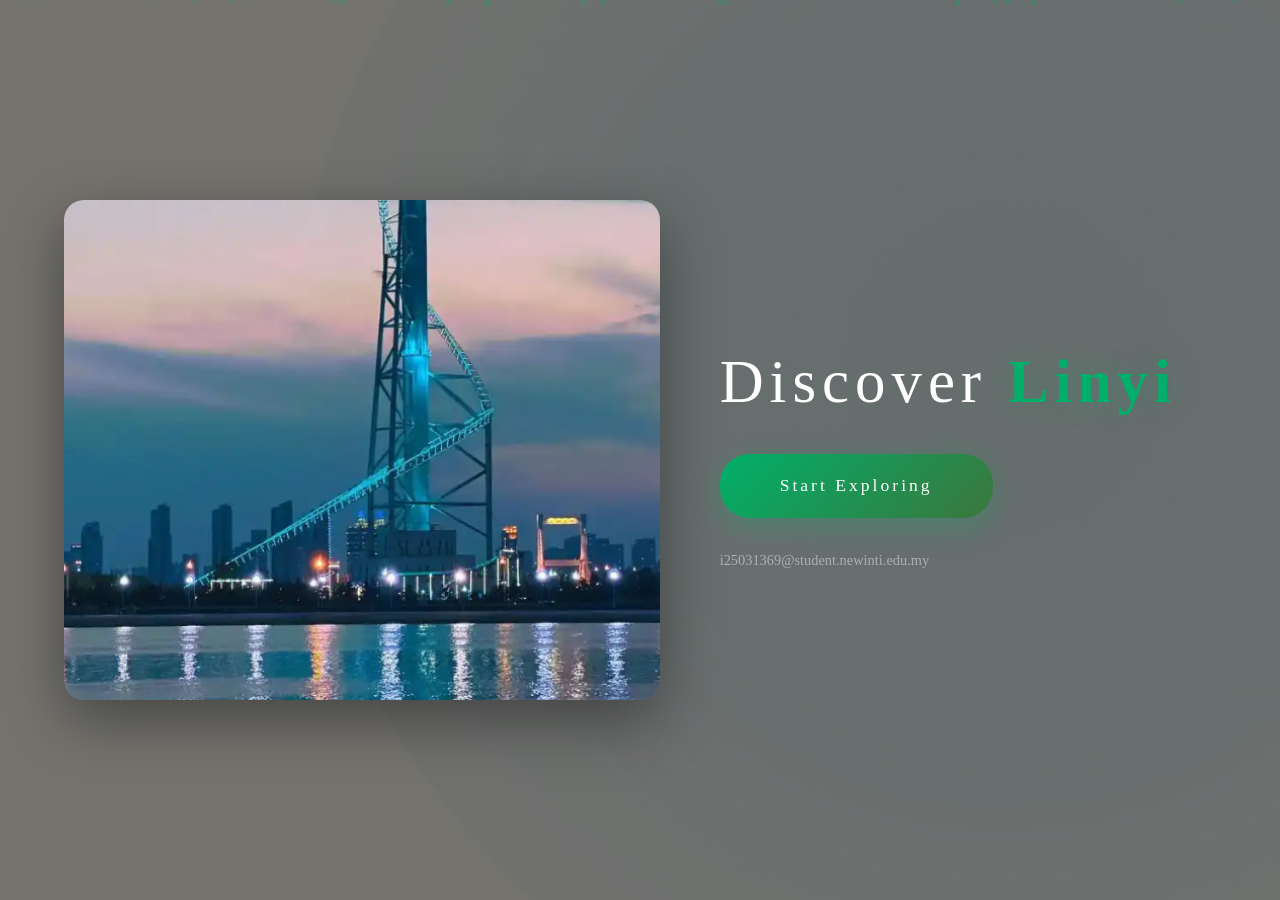
<file: index.html>
<!DOCTYPE html>
<html lang="en">
<head>
<!-- Google tag (gtag.js) -->
<script async src="https://www.googletagmanager.com/gtag/js?id=G-N36FQ3RRBE"></script>
<script>
  window.dataLayer = window.dataLayer || [];
  function gtag(){dataLayer.push(arguments);}
  gtag('js', new Date());

  gtag('config', 'G-N36FQ3RRBE');
</script>
    <meta charset="UTF-8">
    <meta name="viewport" content="width=device-width, initial-scale=1.0">
    <title>Linyi, Shandong</title>
    <link rel="stylesheet" href="./css/style.css">
</head>
<body class="welcome-page">
    <div class="cursor-glow"></div>
    <div class="welcome-particles"></div>
    <div class="welcome-container">
        <div class="welcome-left">
            <img src="./img/1.png" alt="Linyi Scenery">
        </div>
        <div class="welcome-right">
            <h1 class="welcome-title">Discover <span>Linyi</span></h1>
            <a href="home.html" class="welcome-btn">Start Exploring</a>
            <p class="welcome-sub">i25031369@student.newinti.edu.my</p>
        </div>
    </div>
    <script src="./js/js.js"></script>
</body>
</html>
</file>
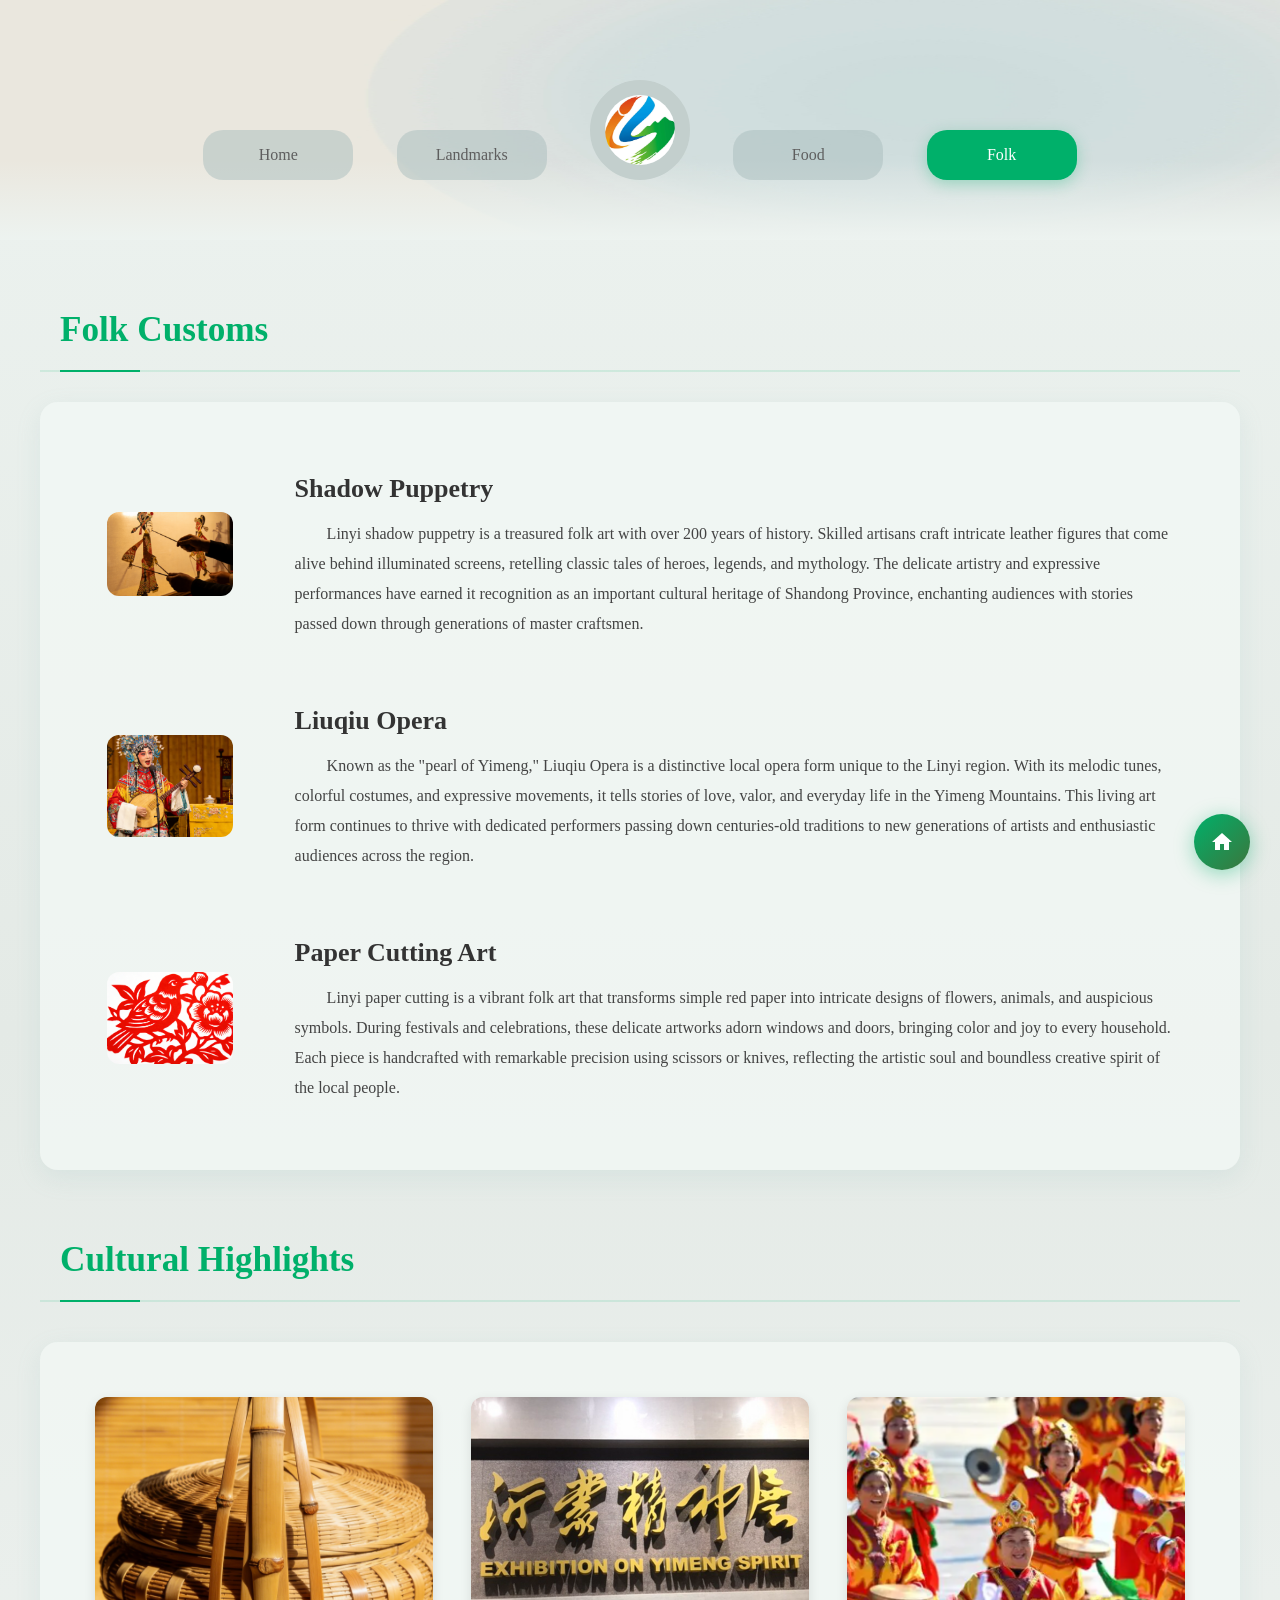
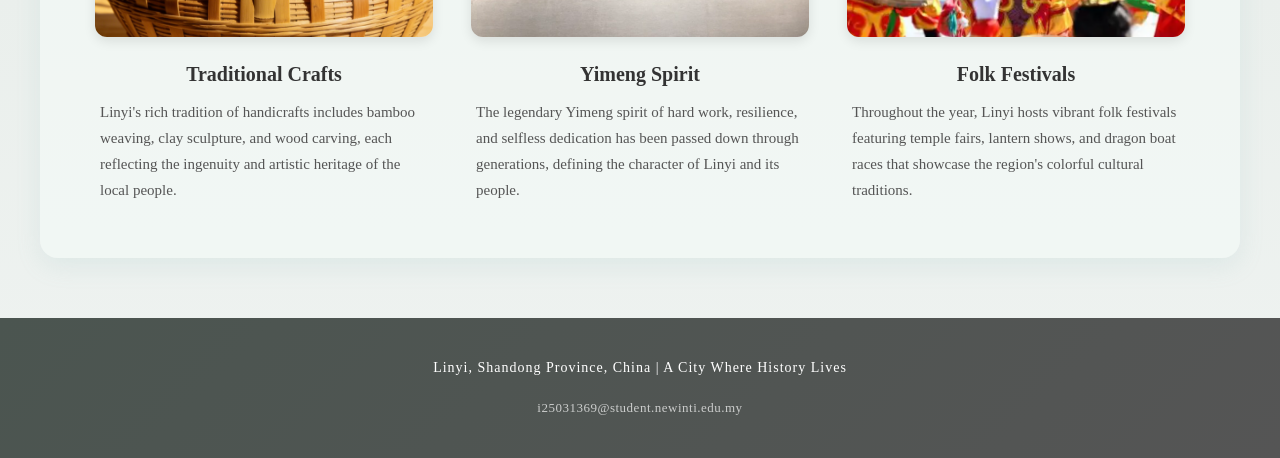
<file: folk.html>
<!DOCTYPE html>
<html lang="en">
<head>
    <meta charset="UTF-8">
    <meta name="viewport" content="width=device-width, initial-scale=1.0">
    <title>Linyi - Folk Customs</title>
    <link rel="stylesheet" href="./css/style.css">
</head>
<body>
    <div class="cursor-glow"></div>
    <header>
        <nav>
            <ul>
                <li><a href="home.html">Home</a></li>
                <li><a href="./landmarks.html">Landmarks</a></li>
                <img class="logo" src="./img/logo.png" alt="Linyi">
                <li><a href="./food.html">Food</a></li>
                <li class="active"><a href="./folk.html">Folk</a></li>
            </ul>
        </nav>
    </header>
    <h2><span>Folk</span> Customs</h2>
    <table class="lvxing">
        <tr>
            <td><img src="./img/k1.png" alt="Shadow Puppetry"></td>
            <td>
                <div class="folk-detail">
                    <h4>Shadow Puppetry</h4>
                    <p>Linyi shadow puppetry is a treasured folk art with over 200 years of history. Skilled artisans craft intricate leather figures that come alive behind illuminated screens, retelling classic tales of heroes, legends, and mythology. The delicate artistry and expressive performances have earned it recognition as an important cultural heritage of Shandong Province, enchanting audiences with stories passed down through generations of master craftsmen.</p>
                </div>
            </td>
        </tr>
        <tr>
            <td><img src="./img/k2.png" alt="Liuqiu Opera"></td>
            <td>
                <div class="folk-detail">
                    <h4>Liuqiu Opera</h4>
                    <p>Known as the "pearl of Yimeng," Liuqiu Opera is a distinctive local opera form unique to the Linyi region. With its melodic tunes, colorful costumes, and expressive movements, it tells stories of love, valor, and everyday life in the Yimeng Mountains. This living art form continues to thrive with dedicated performers passing down centuries-old traditions to new generations of artists and enthusiastic audiences across the region.</p>
                </div>
            </td>
        </tr>
        <tr>
            <td><img src="./img/k3.png" alt="Paper Cutting"></td>
            <td>
                <div class="folk-detail">
                    <h4>Paper Cutting Art</h4>
                    <p>Linyi paper cutting is a vibrant folk art that transforms simple red paper into intricate designs of flowers, animals, and auspicious symbols. During festivals and celebrations, these delicate artworks adorn windows and doors, bringing color and joy to every household. Each piece is handcrafted with remarkable precision using scissors or knives, reflecting the artistic soul and boundless creative spirit of the local people.</p>
                </div>
            </td>
        </tr>
       
    </table>
    <h2><span>Cultural</span> Highlights</h2>
    <table class="meishi">
        <tr>
            <td>
                <img src="./img/k4.png" alt="Traditional Crafts">
                <h4>Traditional Crafts</h4>
                <p>Linyi's rich tradition of handicrafts includes bamboo weaving, clay sculpture, and wood carving, each reflecting the ingenuity and artistic heritage of the local people.</p>
            </td>
            <td>
                <img src="./img/k5.png" alt="Mountain Culture">
                <h4>Yimeng Spirit</h4>
                <p>The legendary Yimeng spirit of hard work, resilience, and selfless dedication has been passed down through generations, defining the character of Linyi and its people.</p>
            </td>
            <td>
                <img src="./img/k6.png" alt="Folk Festivals">
                <h4>Folk Festivals</h4>
                <p>Throughout the year, Linyi hosts vibrant folk festivals featuring temple fairs, lantern shows, and dragon boat races that showcase the region's colorful cultural traditions.</p>
            </td>
        </tr>
    </table>
    <div class="clear"></div>
    <a href="./index.html" class="back-home-btn" title="Back to Welcome">
        <svg viewBox="0 0 24 24"><path d="M10 20v-6h4v6h5v-8h3L12 3 2 12h3v8z"/></svg>
    </a>
    <div class="footer">
        Linyi, Shandong Province, China | A City Where History Lives<br>
        <span class="footer-email">i25031369@student.newinti.edu.my</span>
    </div>
    <script src="./js/js.js"></script>
</body>
</html>
</file>
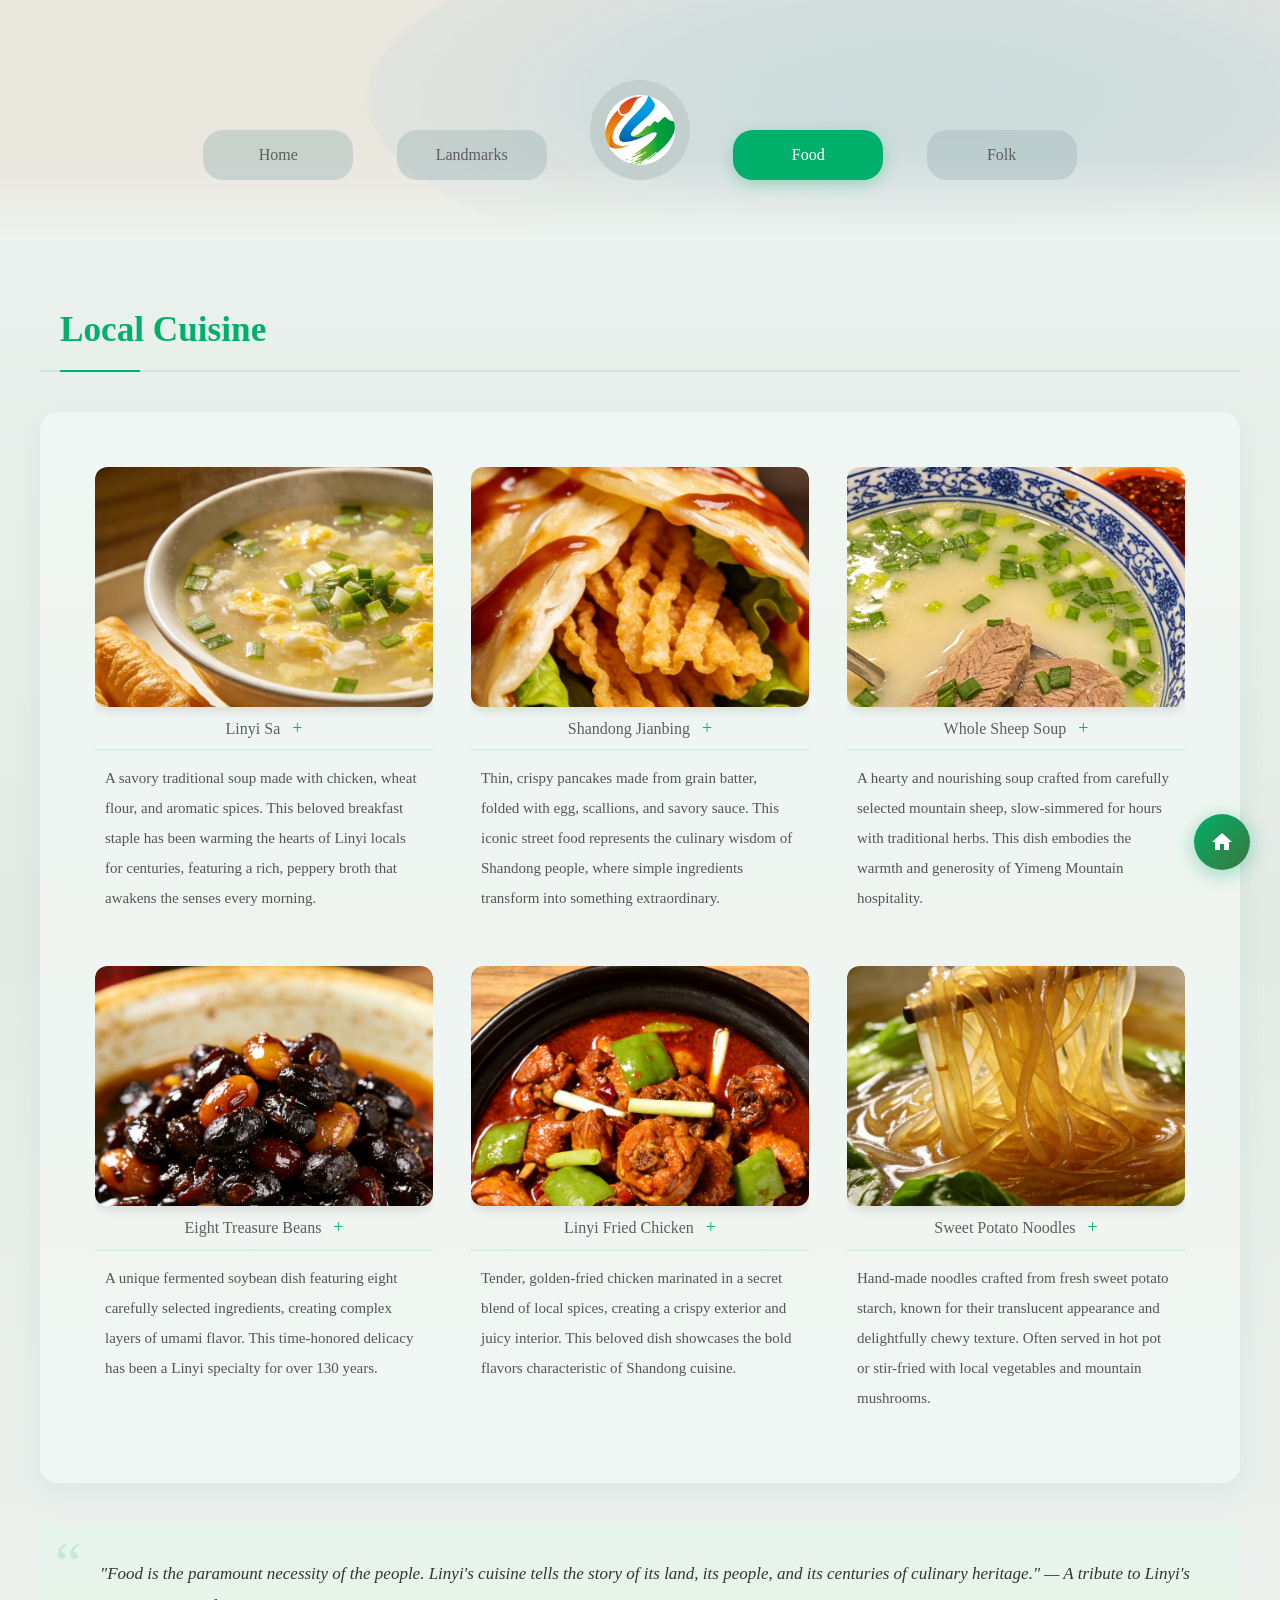
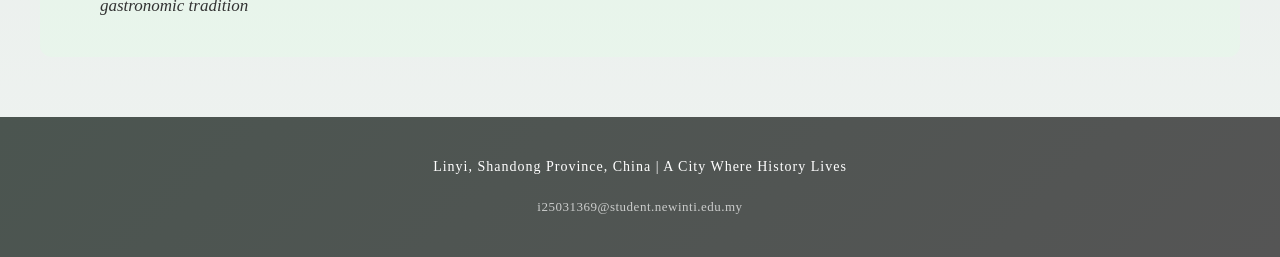
<file: food.html>
<!DOCTYPE html>
<html lang="en">
<head>
    <meta charset="UTF-8">
    <meta name="viewport" content="width=device-width, initial-scale=1.0">
    <title>Linyi - Local Cuisine</title>
    <link rel="stylesheet" href="./css/style.css">
</head>
<body>
    <div class="cursor-glow"></div>
    <header>
        <nav>
            <ul>
                <li><a href="home.html">Home</a></li>
                <li><a href="./landmarks.html">Landmarks</a></li>
                <img class="logo" src="./img/logo.png" alt="Linyi">
                <li class="active"><a href="./food.html">Food</a></li>
                <li><a href="./folk.html">Folk</a></li>
            </ul>
        </nav>
    </header>
    <h2><span>Local</span> Cuisine</h2>
    <table class="meishi">
        <tr>
            <td>
                <div class="accordion-item acc-inline">
                    <img src="./img/f1.png" alt="Sa Soup">
                    <div class="accordion-header">
                        Linyi Sa <span class="accordion-icon">+</span>
                    </div>
                    <div class="accordion-content" style="max-height:500px">
                        <div class="accordion-content-inner">
                            <p>A savory traditional soup made with chicken, wheat flour, and aromatic spices. This beloved breakfast staple has been warming the hearts of Linyi locals for centuries, featuring a rich, peppery broth that awakens the senses every morning.</p>
                        </div>
                    </div>
                </div>
            </td>
            <td>
                <div class="accordion-item acc-inline">
                    <img src="./img/f2.png" alt="Jianbing">
                    <div class="accordion-header">
                        Shandong Jianbing <span class="accordion-icon">+</span>
                    </div>
                    <div class="accordion-content" style="max-height:500px">
                        <div class="accordion-content-inner">
                            <p>Thin, crispy pancakes made from grain batter, folded with egg, scallions, and savory sauce. This iconic street food represents the culinary wisdom of Shandong people, where simple ingredients transform into something extraordinary.</p>
                        </div>
                    </div>
                </div>
            </td>
            <td>
                <div class="accordion-item acc-inline">
                    <img src="./img/f3.png" alt="Whole Sheep Soup">
                    <div class="accordion-header">
                        Whole Sheep Soup <span class="accordion-icon">+</span>
                    </div>
                    <div class="accordion-content" style="max-height:500px">
                        <div class="accordion-content-inner">
                            <p>A hearty and nourishing soup crafted from carefully selected mountain sheep, slow-simmered for hours with traditional herbs. This dish embodies the warmth and generosity of Yimeng Mountain hospitality.</p>
                        </div>
                    </div>
                </div>
            </td>
        </tr>
        <tr>
            <td>
                <div class="accordion-item acc-inline">
                    <img src="./img/f4.png" alt="Eight Treasure Beans">
                    <div class="accordion-header">
                        Eight Treasure Beans <span class="accordion-icon">+</span>
                    </div>
                    <div class="accordion-content" style="max-height:500px">
                        <div class="accordion-content-inner">
                            <p>A unique fermented soybean dish featuring eight carefully selected ingredients, creating complex layers of umami flavor. This time-honored delicacy has been a Linyi specialty for over 130 years.</p>
                        </div>
                    </div>
                </div>
            </td>
            <td>
                <div class="accordion-item acc-inline">
                    <img src="./img/f5.png" alt="Fried Chicken">
                    <div class="accordion-header">
                        Linyi Fried Chicken <span class="accordion-icon">+</span>
                    </div>
                    <div class="accordion-content" style="max-height:500px">
                        <div class="accordion-content-inner">
                            <p>Tender, golden-fried chicken marinated in a secret blend of local spices, creating a crispy exterior and juicy interior. This beloved dish showcases the bold flavors characteristic of Shandong cuisine.</p>
                        </div>
                    </div>
                </div>
            </td>
            <td>
                <div class="accordion-item acc-inline">
                    <img src="./img/f6.png" alt="Sweet Potato Noodles">
                    <div class="accordion-header">
                        Sweet Potato Noodles <span class="accordion-icon">+</span>
                    </div>
                    <div class="accordion-content" style="max-height:500px">
                        <div class="accordion-content-inner">
                            <p>Hand-made noodles crafted from fresh sweet potato starch, known for their translucent appearance and delightfully chewy texture. Often served in hot pot or stir-fried with local vegetables and mountain mushrooms.</p>
                        </div>
                    </div>
                </div>
            </td>
        </tr>
    </table>
    <div class="quote">
        <p>"Food is the paramount necessity of the people. Linyi's cuisine tells the story of its land, its people, and its centuries of culinary heritage." &mdash; A tribute to Linyi's gastronomic tradition</p>
    </div>
    <div class="clear"></div>
    <a href="./index.html" class="back-home-btn" title="Back to Welcome">
        <svg viewBox="0 0 24 24"><path d="M10 20v-6h4v6h5v-8h3L12 3 2 12h3v8z"/></svg>
    </a>
    <div class="footer">
        Linyi, Shandong Province, China | A City Where History Lives<br>
        <span class="footer-email">i25031369@student.newinti.edu.my</span>
    </div>
    <script src="./js/js.js"></script>
</body>
</html>
</file>
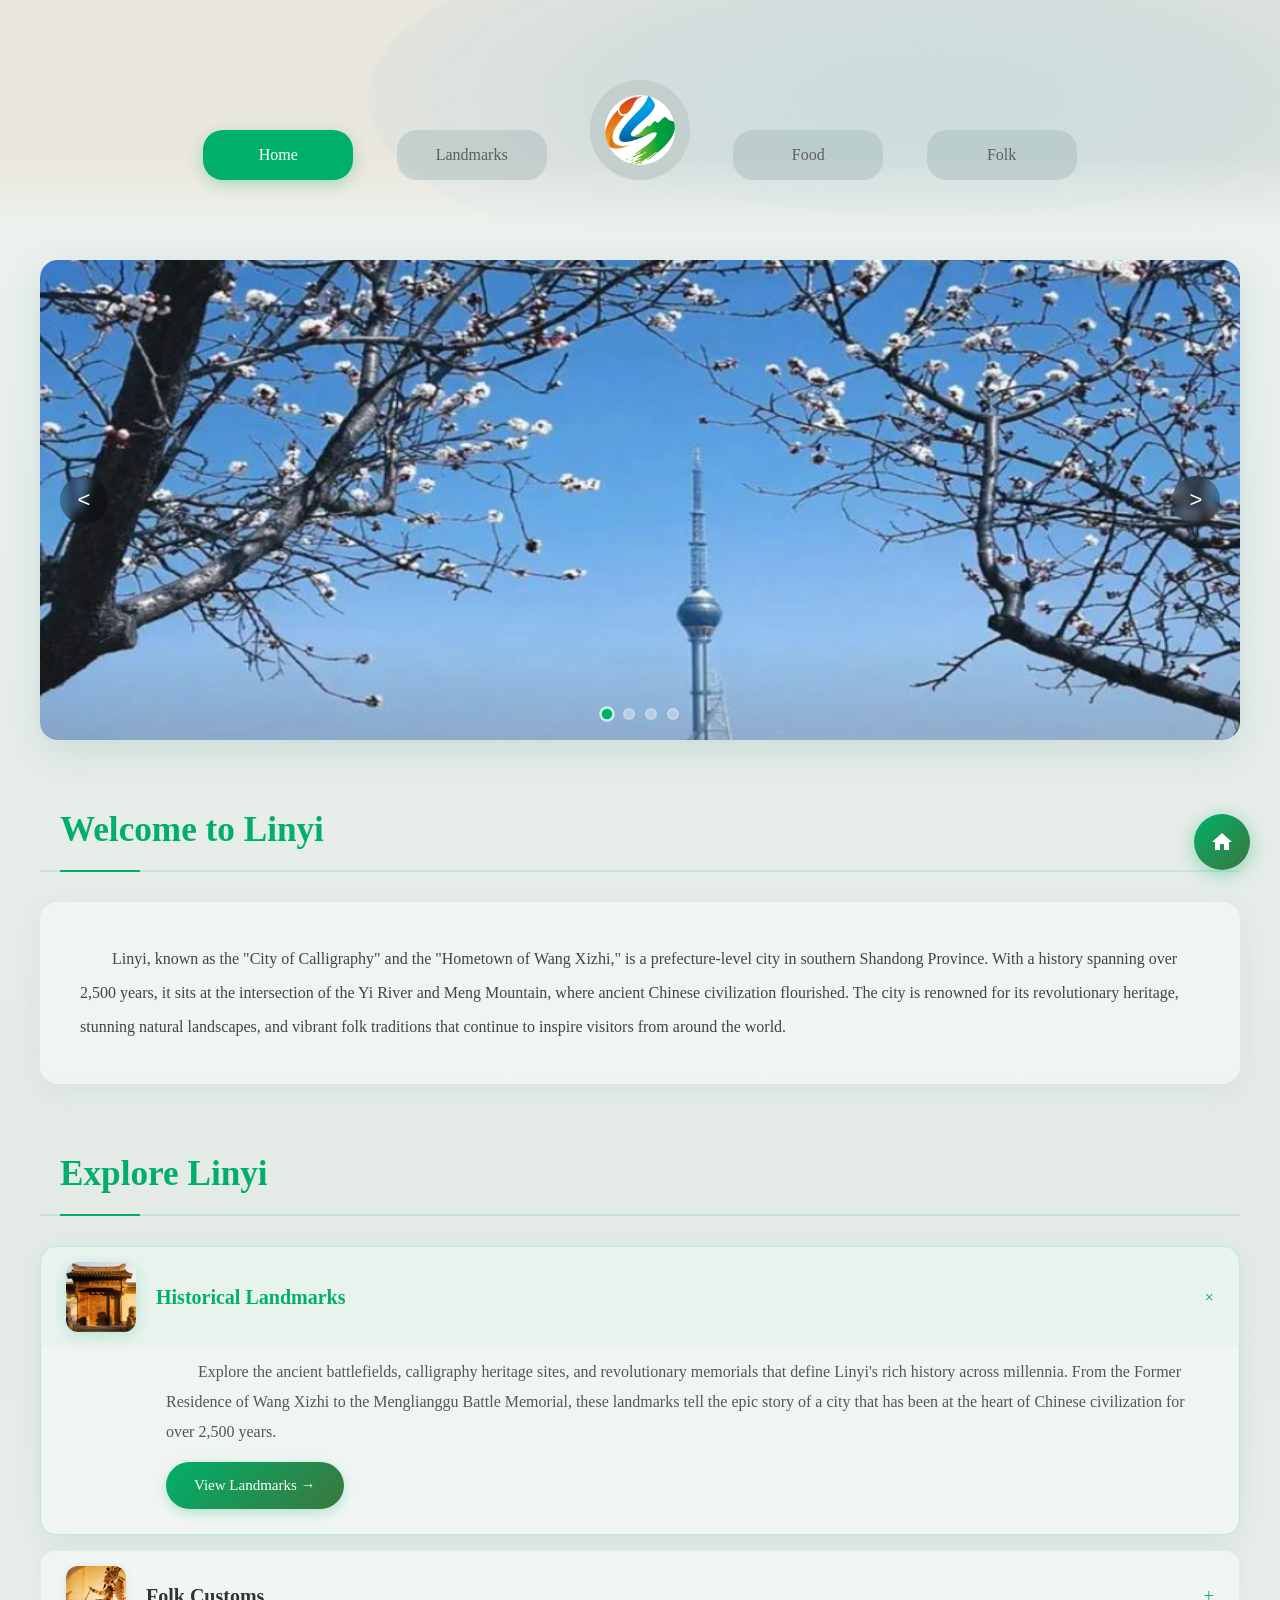
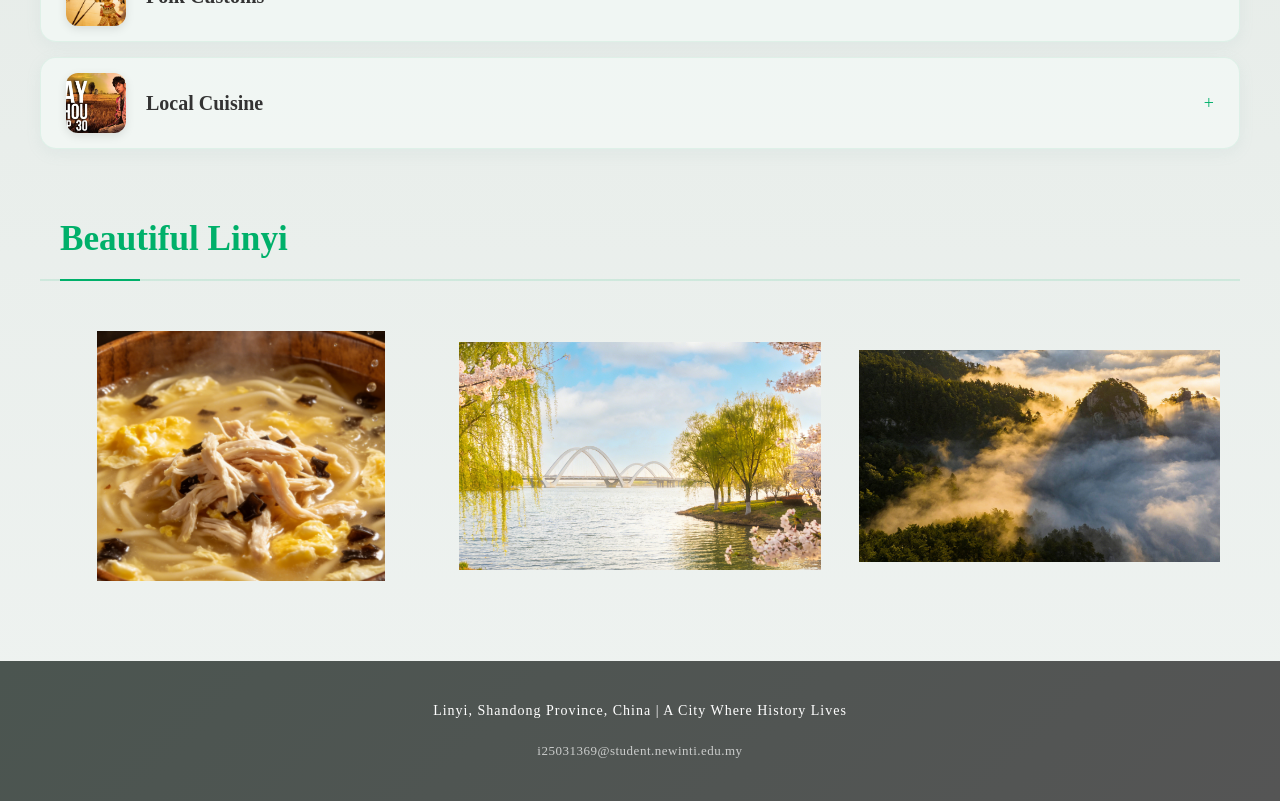
<file: home.html>
<!DOCTYPE html>
<html lang="en">
<head>
    <meta charset="UTF-8">
    <meta name="viewport" content="width=device-width, initial-scale=1.0">
    <title>Linyi - Home</title>
    <link rel="stylesheet" href="./css/style.css">
</head>
<body>
    <div class="cursor-glow"></div>
    <header>
        <nav>
            <ul>
                <li class="active"><a href="home.html">Home</a></li>
                <li><a href="./landmarks.html">Landmarks</a></li>
                <img class="logo" src="./img/logo.png" alt="Linyi">
                <li><a href="./food.html">Food</a></li>
                <li><a href="./folk.html">Folk</a></li>
            </ul>
        </nav>
    </header>
    <div class="banner">
        <div class="banner-list">
            <img src="./img/ban1.png" alt="Linyi Scenery">
            <img src="./img/ban2.png" alt="Yimeng Mountains">
            <img src="./img/ban3.png" alt="Yi River">
            <img src="./img/ban4.png" alt="Linyi City">
        </div>
        <button class="btn prev">&lt;</button>
        <button class="btn next">&gt;</button>
        <div class="dots">
            <span class="active"></span>
            <span></span>
            <span></span>
            <span></span>
        </div>
    </div>
    <h2><span>Welcome to</span> Linyi</h2>
    <div class="intro-box">
        <p>Linyi, known as the "City of Calligraphy" and the "Hometown of Wang Xizhi," is a prefecture-level city in southern Shandong Province. With a history spanning over 2,500 years, it sits at the intersection of the Yi River and Meng Mountain, where ancient Chinese civilization flourished. The city is renowned for its revolutionary heritage, stunning natural landscapes, and vibrant folk traditions that continue to inspire visitors from around the world.</p>
    </div>
    <h2><span>Explore</span> Linyi</h2>
    <div class="explore-accordion">
        <div class="accordion-item active">
            <div class="accordion-header">
                <div class="explore-header-left">
                    <img src="./img/2.png" alt="Landmarks">
                    <span class="acc-title">Historical Landmarks</span>
                </div>
                <span class="accordion-icon">+</span>
            </div>
            <div class="accordion-content" style="max-height:600px">
                <div class="accordion-content-inner">
                    <p>Explore the ancient battlefields, calligraphy heritage sites, and revolutionary memorials that define Linyi's rich history across millennia. From the Former Residence of Wang Xizhi to the Menglianggu Battle Memorial, these landmarks tell the epic story of a city that has been at the heart of Chinese civilization for over 2,500 years.</p>
                    <a href="landmarks.html" class="explore-link">View Landmarks &rarr;</a>
                </div>
            </div>
        </div>
        <div class="accordion-item">
            <div class="accordion-header">
                <div class="explore-header-left">
                    <img src="./img/3.png" alt="Folk Customs">
                    <span class="acc-title">Folk Customs</span>
                </div>
                <span class="accordion-icon">+</span>
            </div>
            <div class="accordion-content">
                <div class="accordion-content-inner">
                    <p>Discover the vibrant traditions of shadow puppetry, Liuqiu opera, paper cutting, and the legendary Yimeng spirit of the mountain people. Linyi's folk customs are a living tapestry of cultural heritage that continues to thrive across generations.</p>
                    <a href="folk.html" class="explore-link">View Folk Customs &rarr;</a>
                </div>
            </div>
        </div>
        <div class="accordion-item">
            <div class="accordion-header">
                <div class="explore-header-left">
                    <img src="./img/4.png" alt="Cuisine">
                    <span class="acc-title">Local Cuisine</span>
                </div>
                <span class="accordion-icon">+</span>
            </div>
            <div class="accordion-content">
                <div class="accordion-content-inner">
                    <p>Uncover the authentic flavors of Linyi, from traditional Sa soup to crispy Jianbing pancakes and hearty mountain delicacies. The region's cuisine tells the story of its land and people through centuries of culinary heritage.</p>
                    <a href="food.html" class="explore-link">View Cuisine &rarr;</a>
                </div>
            </div>
        </div>
    </div>
    <h2><span>Beautiful</span> Linyi</h2>
    <table class="xiaoyuan">
        <tr>
            <td><img src="./img/5.png" alt="Linyi Landscape"></td>
            <td><img src="./img/6.png" alt="Yimeng Scenery"></td>
            <td><img src="./img/7.png" alt="Natural Beauty"></td>
        </tr>
    </table>
    <div class="clear"></div>
    <a href="./index.html" class="back-home-btn" title="Back to Welcome">
        <svg viewBox="0 0 24 24"><path d="M10 20v-6h4v6h5v-8h3L12 3 2 12h3v8z"/></svg>
    </a>
    <div class="footer">
        Linyi, Shandong Province, China | A City Where History Lives<br>
        <span class="footer-email">i25031369@student.newinti.edu.my</span>
    </div>
    <script src="./js/js.js"></script>
</body>
</html>
</file>
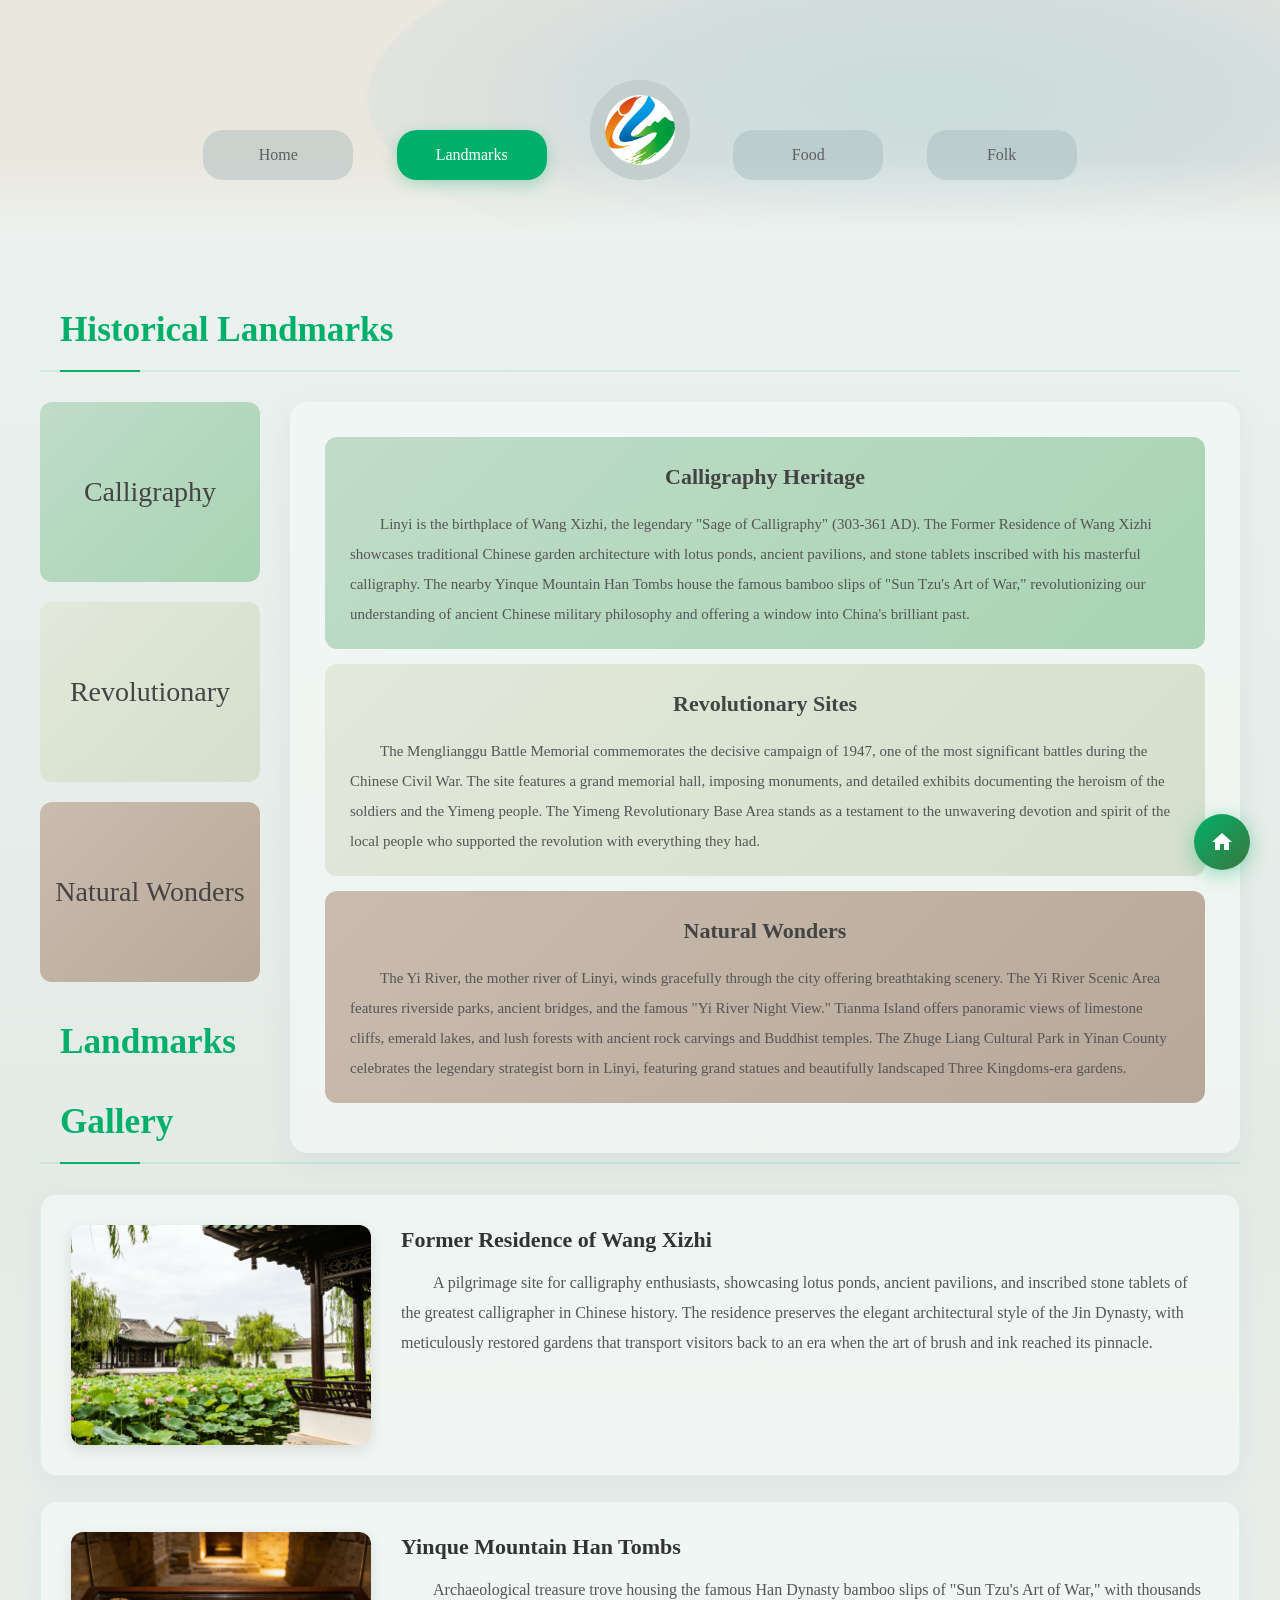
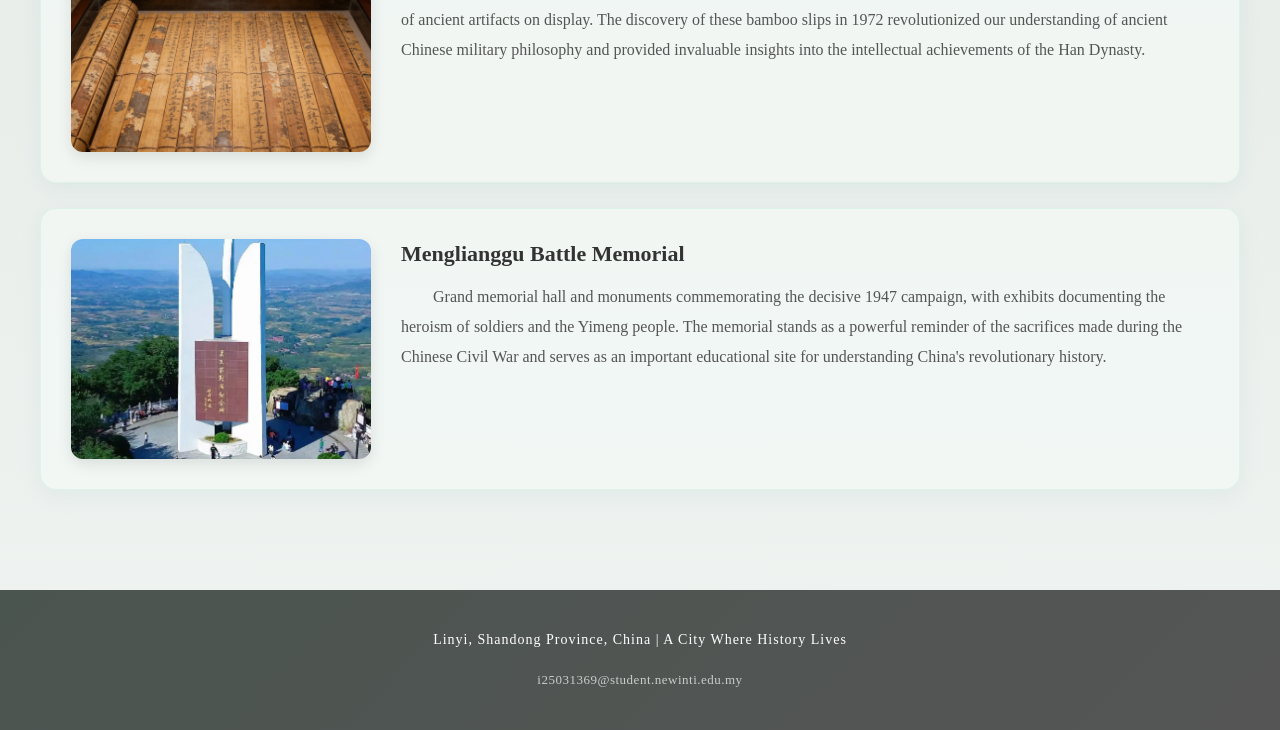
<file: landmarks.html>
<!DOCTYPE html>
<html lang="en">
<head>
    <meta charset="UTF-8">
    <meta name="viewport" content="width=device-width, initial-scale=1.0">
    <title>Linyi - Historical Landmarks</title>
    <link rel="stylesheet" href="./css/style.css">
</head>
<body>
    <div class="cursor-glow"></div>
    <header>
        <nav>
            <ul>
                <li><a href="home.html">Home</a></li>
                <li class="active"><a href="./landmarks.html">Landmarks</a></li>
                <img class="logo" src="./img/logo.png" alt="Linyi">
                <li><a href="./food.html">Food</a></li>
                <li><a href="./folk.html">Folk</a></li>
            </ul>
        </nav>
    </header>
    <h2><span>Historical</span> Landmarks</h2>
    <div class="aihao">
        <ul class="aihaol">
            <li><a href="#">Calligraphy Heritage</a></li>
            <li><a href="#">Revolutionary Sites</a></li>
            <li><a href="#">Natural Wonders</a></li>
        </ul>
        <div class="aihaor landmark-details">
            <div class="landmark-detail-card" style="background:linear-gradient(135deg, #c0dcc8, #a8d4b4);">
                <h3>Calligraphy Heritage</h3>
                <p>Linyi is the birthplace of Wang Xizhi, the legendary "Sage of Calligraphy" (303-361 AD). The Former Residence of Wang Xizhi showcases traditional Chinese garden architecture with lotus ponds, ancient pavilions, and stone tablets inscribed with his masterful calligraphy. The nearby Yinque Mountain Han Tombs house the famous bamboo slips of "Sun Tzu's Art of War," revolutionizing our understanding of ancient Chinese military philosophy and offering a window into China's brilliant past.</p>
            </div>
            <div class="landmark-detail-card" style="background:linear-gradient(135deg, #e2e8da, #d4dfcc);">
                <h3>Revolutionary Sites</h3>
                <p>The Menglianggu Battle Memorial commemorates the decisive campaign of 1947, one of the most significant battles during the Chinese Civil War. The site features a grand memorial hall, imposing monuments, and detailed exhibits documenting the heroism of the soldiers and the Yimeng people. The Yimeng Revolutionary Base Area stands as a testament to the unwavering devotion and spirit of the local people who supported the revolution with everything they had.</p>
            </div>
            <div class="landmark-detail-card" style="background:linear-gradient(135deg, #c9bcae, #b8a899);">
                <h3>Natural Wonders</h3>
                <p>The Yi River, the mother river of Linyi, winds gracefully through the city offering breathtaking scenery. The Yi River Scenic Area features riverside parks, ancient bridges, and the famous "Yi River Night View." Tianma Island offers panoramic views of limestone cliffs, emerald lakes, and lush forests with ancient rock carvings and Buddhist temples. The Zhuge Liang Cultural Park in Yinan County celebrates the legendary strategist born in Linyi, featuring grand statues and beautifully landscaped Three Kingdoms-era gardens.</p>
            </div>
        </div>
    </div>
    <h2><span>Landmarks</span> Gallery</h2>
    <div class="landmarks-gallery">
        <div class="landmark-card">
            <img src="./img/s1.png" alt="Wang Xizhi Residence">
            <div class="landmark-info">
                <h3>Former Residence of Wang Xizhi</h3>
                <p>A pilgrimage site for calligraphy enthusiasts, showcasing lotus ponds, ancient pavilions, and inscribed stone tablets of the greatest calligrapher in Chinese history. The residence preserves the elegant architectural style of the Jin Dynasty, with meticulously restored gardens that transport visitors back to an era when the art of brush and ink reached its pinnacle.</p>
            </div>
        </div>
        <div class="landmark-card">
            <img src="./img/s2.png" alt="Yinque Mountain">
            <div class="landmark-info">
                <h3>Yinque Mountain Han Tombs</h3>
                <p>Archaeological treasure trove housing the famous Han Dynasty bamboo slips of "Sun Tzu's Art of War," with thousands of ancient artifacts on display. The discovery of these bamboo slips in 1972 revolutionized our understanding of ancient Chinese military philosophy and provided invaluable insights into the intellectual achievements of the Han Dynasty.</p>
            </div>
        </div>
        <div class="landmark-card">
            <img src="./img/s3.png" alt="Menglianggu">
            <div class="landmark-info">
                <h3>Menglianggu Battle Memorial</h3>
                <p>Grand memorial hall and monuments commemorating the decisive 1947 campaign, with exhibits documenting the heroism of soldiers and the Yimeng people. The memorial stands as a powerful reminder of the sacrifices made during the Chinese Civil War and serves as an important educational site for understanding China's revolutionary history.</p>
            </div>
        </div>
    </div>
    <div class="clear"></div>
    <a href="./index.html" class="back-home-btn" title="Back to Welcome">
        <svg viewBox="0 0 24 24"><path d="M10 20v-6h4v6h5v-8h3L12 3 2 12h3v8z"/></svg>
    </a>
    <div class="footer">
        Linyi, Shandong Province, China | A City Where History Lives<br>
        <span class="footer-email">i25031369@student.newinti.edu.my</span>
    </div>
    <script src="./js/js.js"></script>
</body>
</html>
</file>
<file: css/style.css>
* {
    margin: 0;
    padding: 0;
    color: #5E5E5E;
    box-sizing: border-box;
}

html {
    scroll-behavior: smooth;
}

body {
    font-family: '方正姚体';
    background: linear-gradient(180deg, #edf3f0 0%, #e4eae6 50%, #eff3f1 100%);
    line-height: 1.8;
    min-height: 100vh;
    overflow-x: hidden;
}

a {
    text-decoration: none;
    color: inherit;
}

img {
    max-width: 100%;
    display: block;
}

.cursor-glow {
    position: fixed;
    width: 280px;
    height: 280px;
    border-radius: 50%;
    background: radial-gradient(circle, rgba(0,176,106,0.12) 0%, rgba(0,176,106,0.04) 40%, rgba(0,176,106,0) 70%);
    pointer-events: none;
    z-index: 10000;
    transform: translate(-50%, -50%);
    transition: left 0.1s ease-out, top 0.1s ease-out, opacity 0.3s ease;
    opacity: 0;
}

.cursor-glow.visible {
    opacity: 1;
}

.welcome-page {
    margin: 0;
    min-height: 100vh;
    background: url(../img/bg1.png);
    background-size: cover;
    background-position: center;
    display: flex;
    align-items: center;
    justify-content: center;
    position: relative;
    overflow: hidden;
}

.welcome-page::before {
    content: '';
    position: absolute;
    top: 0;
    left: 0;
    right: 0;
    bottom: 0;
    background: rgba(0, 0, 0, 0.5);
}

.welcome-container {
    position: relative;
    z-index: 2;
    display: flex;
    align-items: center;
    width: 90%;
    max-width: 1200px;
    gap: 60px;
}

.welcome-left {
    flex: 1.2;
}

.welcome-left img {
    width: 100%;
    height: 500px;
    border-radius: 20px;
    object-fit: cover;
    box-shadow: 0 20px 60px rgba(0,0,0,0.4);
    animation: fadeSlideLeft 1s ease 0.3s both;
}

@keyframes fadeSlideLeft {
    from {
        opacity: 0;
        transform: translateX(-40px);
    }
    to {
        opacity: 1;
        transform: translateX(0);
    }
}

.welcome-right {
    flex: 1;
    color: #fff;
}

.welcome-particles {
    position: absolute;
    top: 0;
    left: 0;
    width: 100%;
    height: 100%;
    z-index: 1;
    overflow: hidden;
}

.welcome-particles span {
    position: absolute;
    width: 4px;
    height: 4px;
    background: rgba(0, 176, 106, 0.5);
    border-radius: 50%;
    animation: floatUp linear infinite;
}

@keyframes floatUp {
    0% {
        opacity: 0;
        transform: translateY(100vh) scale(0);
    }
    10% {
        opacity: 1;
    }
    90% {
        opacity: 1;
    }
    100% {
        opacity: 0;
        transform: translateY(-10vh) scale(1);
    }
}

.welcome-right .welcome-badge {
    display: inline-block;
    padding: 10px 35px;
    border: 1px solid rgba(255, 255, 255, 0.25);
    border-radius: 30px;
    color: rgba(255, 255, 255, 0.65);
    font-size: 0.9em;
    letter-spacing: 5px;
    margin-bottom: 30px;
    backdrop-filter: blur(4px);
    animation: fadeSlideDown 1s ease 0.2s both;
}

.welcome-title {
    font-size: 3.8em;
    color: #fff;
    font-weight: 400;
    letter-spacing: 6px;
    margin-bottom: 18px;
    animation: fadeSlideDown 1s ease 0.4s both;
}

.welcome-title span {
    color: #00B06A;
    font-weight: bold;
    text-shadow: 0 0 30px rgba(0,176,106,0.3);
}

.welcome-desc {
    font-size: 1.3em;
    color: rgba(255, 255, 255, 0.75);
    margin-bottom: 10px;
    letter-spacing: 2px;
    animation: fadeSlideDown 1s ease 0.6s both;
}

.welcome-divider {
    width: 80px;
    height: 3px;
    background: linear-gradient(90deg, transparent, #00B06A, transparent);
    margin: 25px 0;
    animation: fadeSlideDown 1s ease 0.8s both;
}

.welcome-sub {
    font-size: 0.9em;
    color: rgba(255, 255, 255, 0.45);
    margin-top: 30px;
    animation: fadeSlideDown 1s ease 1s both;
}

.welcome-btn {
    display: inline-block;
    padding: 16px 60px;
    background: linear-gradient(135deg, #00B06A, #3C763D);
    color: #fff;
    font-size: 1.1em;
    border-radius: 30px;
    transition: all 0.4s ease;
    letter-spacing: 3px;
    animation: fadeSlideDown 1s ease 1.2s both;
    box-shadow: 0 8px 30px rgba(0,176,106,0.3);
}

.welcome-btn:hover {
    transform: translateY(-3px) scale(1.03);
    box-shadow: 0 12px 40px rgba(0,176,106,0.45);
}

@keyframes fadeSlideDown {
    from {
        opacity: 0;
        transform: translateY(-25px);
    }
    to {
        opacity: 1;
        transform: translateY(0);
    }
}

header {
    background: url(../img/bg1.png);
    width: 100%;
    height: 240px;
    background-size: 100% 100%;
    position: relative;
}

header::after {
    content: '';
    position: absolute;
    bottom: 0;
    left: 0;
    right: 0;
    height: 80px;
    background: linear-gradient(transparent, rgba(237,243,240,1));
}

header nav {
    width: 960px;
    margin: auto;
    position: relative;
    top: 130px;
    height: 50px;
    line-height: 50px;
    z-index: 10;
    display: flex;
    align-items: center;
    justify-content: space-between;
}

.logo {
    float: left;
    width: 100px;
    height: 100px;
    border-radius: 50%;
    margin-top: -50px;
    border: 15px solid #C3CFCD;
    transition: all 0.4s ease;
}

.logo:hover {
    transform: scale(1.08) rotate(5deg);
    box-shadow: 0 5px 20px rgba(0,176,106,0.3);
}

li {
    list-style: none;
}

nav li {
    text-align: center;
    height: 50px;
    width: 121px;
    border-radius: 20px;
    background: rgba(169, 189, 189, 0.5);
    transition: all 0.3s ease;
}

nav li:hover {
    background: rgba(99, 128, 128, 0.8);
    transform: scale(1.05);
    box-shadow: 0 4px 15px rgba(0,0,0,0.15);
}

nav > ul {
    display: flex;
    align-items: center;
    justify-content: space-evenly;
    width: 100%;
}

nav > ul > li {
    float: none;
    flex: 1;
    max-width: 150px;
    text-align: center;
}

header li a {
    text-decoration: none;
    font-size: 16px;
    font-weight: 500;
}

nav li.active {
    background: #00B06A;
    box-shadow: 0 4px 15px rgba(0,176,106,0.3);
}

nav li.active a {
    color: #fff;
}

.back-home-btn {
    position: fixed;
    bottom: 30px;
    right: 30px;
    width: 56px;
    height: 56px;
    background: linear-gradient(135deg, #00B06A, #3C763D);
    border-radius: 50%;
    display: flex;
    align-items: center;
    justify-content: center;
    box-shadow: 0 4px 20px rgba(0, 176, 106, 0.4);
    z-index: 999;
    transition: all 0.3s ease;
    cursor: pointer;
}

.back-home-btn:hover {
    transform: scale(1.12) translateY(-2px);
    box-shadow: 0 8px 30px rgba(0, 176, 106, 0.5);
}

.back-home-btn svg {
    width: 24px;
    height: 24px;
    fill: #fff;
}

.banner {
    width: 1200px;
    height: 480px;
    margin: 20px auto;
    border-radius: 18px;
    overflow: hidden;
    position: relative;
    box-shadow: 0 12px 40px rgba(133, 180, 180, 0.3);
}

.banner .banner-list {
    display: flex;
    height: 480px;
    transition: all 0.8s ease;
}

.banner .banner-list img {
    flex: 0 0 100%;
    height: 480px;
}

.banner::after {
    content: '';
    position: absolute;
    bottom: 0;
    left: 0;
    right: 0;
    height: 100px;
    background: linear-gradient(transparent, rgba(0,0,0,0.15));
    pointer-events: none;
    border-radius: 0 0 18px 18px;
}

.banner .btn {
    position: absolute;
    top: 50%;
    transform: translateY(-50%);
    width: 48px;
    height: 48px;
    background: rgba(0, 0, 0, 0.3);
    backdrop-filter: blur(4px);
    color: #fff;
    border: none;
    border-radius: 50%;
    font-size: 22px;
    cursor: pointer;
    transition: all 0.3s ease;
    z-index: 10;
}

.banner .btn:hover {
    background: rgba(0, 176, 106, 0.7);
    transform: translateY(-50%) scale(1.1);
}

.banner .prev {
    left: 20px;
}

.banner .next {
    right: 20px;
}

.banner .dots {
    position: absolute;
    bottom: 20px;
    left: 50%;
    transform: translateX(-50%);
    display: flex;
    gap: 10px;
    z-index: 10;
}

.banner .dots span {
    width: 12px;
    height: 12px;
    border-radius: 50%;
    background: rgba(255, 255, 255, 0.35);
    cursor: pointer;
    transition: all 0.3s ease;
    border: 2px solid rgba(255,255,255,0.2);
}

.banner .dots span.active {
    background: #00B06A;
    transform: scale(1.3);
    border-color: rgba(255,255,255,0.8);
}

h2 {
    width: 1200px;
    margin: 50px auto 30px;
    line-height: 80px;
    color: #00B06A;
    font-size: 2.2em;
    border-bottom: 2px solid rgba(0, 176, 106, 0.12);
    padding-left: 20px;
    position: relative;
}

h2::after {
    content: '';
    position: absolute;
    bottom: -2px;
    left: 20px;
    width: 80px;
    height: 2px;
    background: #00B06A;
}

h2 span {
    color: #00B06A;
}

.clear {
    clear: both;
}

.footer {
    width: 100%;
    padding: 30px 0;
    line-height: 40px;
    text-align: center;
    background: linear-gradient(135deg, rgb(75, 85, 80), rgb(85, 85, 85));
    color: white;
    font-size: 14px;
    margin-top: 60px;
    letter-spacing: 1px;
}

.footer-email {
    color: rgba(255,255,255,0.7);
    font-size: 13px;
    letter-spacing: 0.5px;
}

.welcome-footer {
    position: absolute;
    bottom: 0;
    left: 0;
    right: 0;
    text-align: center;
    padding: 18px 0;
    z-index: 2;
}

.welcome-footer .footer-email {
    color: rgba(255,255,255,0.5);
    font-size: 13px;
    letter-spacing: 0.5px;
}

.con {
    width: 1200px;
    margin: 20px auto;
    text-indent: 2em;
    line-height: 32px;
    font-size: 16px;
    color: #444;
    padding: 0 20px;
}

#table1 {
    width: 1200px;
    margin: 20px auto;
    background: rgba(207, 227, 211, 0.2);
    border-radius: 20px;
    box-shadow: 0 10px 30px rgba(133, 180, 180, 0.2);
    border-collapse: collapse;
    overflow: hidden;
}

#table1 td {
    padding: 35px;
    line-height: 35px;
    font-size: 18px;
    color: #444;
}

#table1 p {
    color: #85b4b4;
    font-size: 32px;
    line-height: 45px;
    font-weight: 500;
}

#table1 img {
    width: 220px;
    height: 250px;
    border-radius: 10px;
    object-fit: cover;
}

#timeline {
    width: 1200px;
    margin: 20px auto;
    padding: 35px;
    line-height: 32px;
    border-radius: 20px;
    box-shadow: 0 10px 30px rgba(133, 180, 180, 0.2);
    background-color: rgba(225, 249, 231, 0.5);
}

#timeline ul {
    list-style-type: none;
    padding-left: 80px;
}

#timeline ul li {
    position: relative;
    padding-left: 35px;
    margin-bottom: 25px;
    font-size: 16px;
    color: #444;
    transition: transform 0.3s ease;
}

#timeline ul li:hover {
    transform: translateX(5px);
}

#timeline ul li::before {
    content: '';
    position: absolute;
    left: 0;
    top: 10px;
    width: 15px;
    height: 15px;
    background: linear-gradient(135deg, #00B06A, orange);
    border-radius: 50%;
    box-shadow: 0 0 10px rgba(0,176,106,0.3);
}

#timeline ul li span {
    color: #333;
    font-weight: bold;
    font-size: 18px;
}

#timeline td img {
    width: 320px;
    height: 320px;
    border-radius: 12px;
    object-fit: cover;
    transition: all 0.4s ease;
    box-shadow: 0 5px 15px rgba(0,0,0,0.1);
}

#timeline td img:hover {
    transform: scale(1.03);
    box-shadow: 0 8px 25px rgba(0,0,0,0.15);
}

.lvxing {
    width: 1200px;
    margin: 30px auto;
    background: rgba(244, 250, 247, 0.7);
    padding: 35px;
    border-radius: 18px;
    box-shadow: 0 8px 25px rgba(133, 180, 180, 0.15);
}

.lvxing td {
    padding: 30px;
}

.lvxing img,
.lvxing video {
    width: 450px;
    height: auto;
    border-radius: 12px;
}

.lvxing img:hover,
.lvxing video:hover {
    transform: scale(1.03);
    box-shadow: 0 10px 30px rgba(0,0,0,0.15);
}

.meishi {
    width: 1200px;
    margin: 40px auto;
    background: rgba(244, 250, 247, 0.7);
    padding: 35px;
    border-radius: 18px;
    box-shadow: 0 8px 25px rgba(133, 180, 180, 0.15);
}

.meishi td {
    vertical-align: top;
    padding: 18px;
    width: 33.33%;
}

.meishi td img {
    width: 100%;
    height: 240px;
    border-radius: 12px;
    object-fit: cover;
    transition: all 0.5s ease;
    box-shadow: 0 4px 12px rgba(0,0,0,0.1);
}

.meishi td img:hover {
    transform: scale(1.03);
    box-shadow: 0 8px 25px rgba(0,0,0,0.15);
}

.meishi h4 {
    line-height: 50px;
    font-size: 20px;
    color: #333;
    text-align: center;
    margin-top: 12px;
}

.meishi p {
    line-height: 26px;
    font-size: 15px;
    color: #555;
    padding: 0 5px;
}

.aihao {
    width: 1200px;
    margin: 0 auto;
}

.aihaol {
    width: 220px;
    float: left;
}

.aihaol li {
    width: 220px;
    text-align: center;
    font-size: 28px;
    height: 180px;
    line-height: 180px;
    margin-bottom: 20px;
    border-radius: 12px;
    transition: all 0.4s ease;
}

.aihaol li:hover {
    transform: translateY(-8px);
    box-shadow: 0 12px 25px rgba(0,0,0,0.12);
}

.aihaol a {
    text-decoration: none;
    display: block;
    color: #444;
    font-weight: 500;
}

.aihaol li:nth-child(1) {
    background: linear-gradient(135deg, #c0dcc8, #a8d4b4);
}

.aihaol li:nth-child(2) {
    background: linear-gradient(135deg, #e2e8da, #d4dfcc);
}

.aihaol li:nth-child(3) {
    background: linear-gradient(135deg, #c9bcae, #b8a899);
}

.aihaol li:nth-child(4) {
    background: linear-gradient(135deg, #c8d1db, #b5c2d1);
}

.aihaol li:nth-child(5) {
    background: linear-gradient(135deg, #d4bebe, #c5abab);
}

.aihaol li:nth-child(6) {
    background: linear-gradient(135deg, #d1b9d0, #c0a6bf);
}

.aihaor {
    width: 950px;
    float: right;
    background: rgba(244, 250, 247, 0.7);
    padding: 35px;
    border-radius: 18px;
    box-shadow: 0 8px 25px rgba(133, 180, 180, 0.15);
}

.aihaor h3 {
    line-height: 40px;
    text-align: center;
    color: #444;
    font-size: 22px;
    border-radius: 8px;
    margin-bottom: 20px;
}

.aihaor p {
    line-height: 30px;
    text-indent: 2em;
}

#h3-1 {
    background-color: #c0dcc8;
}

#h3-2 {
    background-color: #e2e8da;
}

#h3-3 {
    background-color: #c9bcae;
}

.home-accordion {
    width: 1200px;
    margin: 20px auto;
}

.home-accordion .accordion-item {
    background: rgba(244, 250, 247, 0.7);
    border: 1px solid rgba(0,176,106,0.08);
    box-shadow: 0 4px 15px rgba(133,180,180,0.1);
}

.home-accordion .accordion-item.active {
    border-color: rgba(0,176,106,0.2);
    box-shadow: 0 6px 20px rgba(133,180,180,0.18);
}

.acc-image .accordion-header {
    padding: 20px 28px;
    font-size: 20px;
    color: #333;
    display: flex;
    align-items: center;
    gap: 18px;
    transition: all 0.3s ease;
}

.acc-image .accordion-item.active .accordion-header {
    background: rgba(0,176,106,0.03);
}

.acc-image .accordion-header:hover {
    background: rgba(0,176,106,0.03);
}

.acc-image .acc-num {
    display: inline-flex;
    align-items: center;
    justify-content: center;
    width: 40px;
    height: 40px;
    border-radius: 50%;
    background: linear-gradient(135deg, #00B06A, #3C763D);
    color: #fff;
    font-size: 14px;
    font-weight: 600;
    flex-shrink: 0;
    transition: all 0.3s ease;
}

.acc-image .accordion-item.active .acc-num {
    box-shadow: 0 0 15px rgba(0,176,106,0.35);
}

.acc-image .acc-title {
    flex: 1;
    font-weight: 500;
    letter-spacing: 0.5px;
}

.acc-image .accordion-item.active .acc-title {
    color: #00B06A;
}

.acc-img-inner {
    display: flex;
    align-items: flex-start;
    gap: 30px;
    padding: 10px 0 5px;
}

.acc-img-inner img {
    width: 280px;
    height: 200px;
    border-radius: 12px;
    object-fit: cover;
    flex-shrink: 0;
    box-shadow: 0 4px 15px rgba(0,0,0,0.1);
    transition: all 0.4s ease;
}

.acc-img-inner img:hover {
    transform: scale(1.03);
    box-shadow: 0 8px 25px rgba(0,0,0,0.15);
}

.acc-img-inner p {
    line-height: 32px;
    font-size: 16px;
    color: #444;
    text-indent: 2em;
    margin: 0;
}

/* Odd items: image on left, text on right (default flex direction) */
/* Even items: reverse */
.acc-image .accordion-item:nth-child(even) .acc-img-inner {
    flex-direction: row-reverse;
}

.home-accordion .accordion-content {
    padding: 0 28px;
}

.home-accordion .accordion-content-inner {
    padding: 15px 0 20px;
}

.home-accordion .accordion-content p {
    line-height: 32px;
    font-size: 16px;
    color: #444;
    text-indent: 2em;
}

/* Explore Accordion */
.explore-accordion {
    width: 1200px;
    margin: 0 auto 40px;
}

.explore-accordion .accordion-item {
    background: rgba(244, 250, 247, 0.7);
    border: 1px solid rgba(0,176,106,0.08);
    border-radius: 16px;
    overflow: hidden;
    box-shadow: 0 4px 15px rgba(133,180,180,0.1);
    transition: all 0.4s ease;
}

.explore-accordion .accordion-item.active {
    border-color: rgba(0,176,106,0.2);
    box-shadow: 0 8px 25px rgba(133,180,180,0.2);
}

.explore-accordion .accordion-header {
    padding: 15px 25px;
    display: flex;
    align-items: center;
    justify-content: space-between;
    cursor: pointer;
    transition: all 0.3s ease;
}

.explore-accordion .accordion-item.active .accordion-header {
    background: rgba(0,176,106,0.03);
}

.explore-accordion .accordion-header:hover {
    background: rgba(0,176,106,0.03);
}

.explore-header-left {
    display: flex;
    align-items: center;
    gap: 20px;
}

.explore-header-left img {
    width: 60px;
    height: 60px;
    border-radius: 12px;
    object-fit: cover;
    box-shadow: 0 3px 10px rgba(0,0,0,0.1);
    transition: all 0.3s ease;
}

.explore-accordion .accordion-item.active .explore-header-left img {
    width: 70px;
    height: 70px;
    box-shadow: 0 4px 15px rgba(0,176,106,0.2);
}

.explore-header-left .acc-title {
    font-size: 20px;
    font-weight: 600;
    color: #333;
    transition: color 0.3s ease;
}

.explore-accordion .accordion-item.active .explore-header-left .acc-title {
    color: #00B06A;
}

.explore-accordion .accordion-content {
    padding: 0 25px;
}

.explore-accordion .accordion-content-inner {
    padding: 10px 0 25px 100px;
}

.explore-accordion .accordion-content-inner p {
    line-height: 30px;
    font-size: 16px;
    color: #555;
    text-indent: 2em;
    margin-bottom: 15px;
}

.explore-link {
    display: inline-block;
    padding: 10px 28px;
    background: linear-gradient(135deg, #00B06A, #3C763D);
    color: #fff;
    border-radius: 25px;
    font-size: 15px;
    transition: all 0.3s ease;
    box-shadow: 0 4px 12px rgba(0,176,106,0.25);
}

.explore-link:hover {
    transform: translateY(-2px);
    box-shadow: 0 6px 20px rgba(0,176,106,0.35);
}

/* Landmarks Gallery */
.landmarks-gallery {
    width: 1200px;
    margin: 0 auto 40px;
    display: flex;
    flex-direction: column;
    gap: 25px;
}

.landmark-card {
    display: flex;
    align-items: flex-start;
    gap: 30px;
    background: rgba(244, 250, 247, 0.7);
    border: 1px solid rgba(0,176,106,0.08);
    border-radius: 16px;
    padding: 30px;
    box-shadow: 0 6px 20px rgba(133,180,180,0.12);
    transition: all 0.4s ease;
}

.landmark-card:hover {
    box-shadow: 0 10px 30px rgba(133,180,180,0.2);
    transform: translateY(-3px);
}

.landmark-card img {
    width: 300px;
    height: 220px;
    border-radius: 12px;
    object-fit: cover;
    flex-shrink: 0;
    box-shadow: 0 5px 15px rgba(0,0,0,0.1);
    transition: all 0.4s ease;
}

.landmark-card:hover img {
    box-shadow: 0 8px 25px rgba(0,0,0,0.15);
}

.landmark-info h3 {
    font-size: 22px;
    color: #333;
    margin-bottom: 12px;
    line-height: 1.4;
}

.landmark-info p {
    line-height: 30px;
    font-size: 16px;
    color: #555;
    text-indent: 2em;
}

.xiaoyuan {
    width: 1200px;
    margin: 30px auto;
    text-align: center;
}

.xiaoyuan td {
    padding: 18px;
}

.xiaoyuan img {
    width: 380px;
    height: 250px;
    border-radius: 12px;
    object-fit: contain;
}

.xiaoyuan img:hover {
    transform: scale(1.05);
    box-shadow: 0 10px 30px rgba(0,0,0,0.15);
}

.quote {
    width: 1200px;
    margin: 30px auto;
    padding: 35px 40px;
    background: rgba(225, 249, 231, 0.4);
    border-radius: 12px;
    position: relative;
}

.quote::before {
    content: '\201C';
    position: absolute;
    top: 10px;
    left: 15px;
    font-size: 60px;
    color: rgba(0,176,106,0.15);
    font-family: Georgia, serif;
    line-height: 1;
}

.quote p {
    line-height: 32px;
    font-size: 17px;
    color: #333;
    font-style: italic;
    padding-left: 20px;
}

.stats-row {
    display: flex;
    gap: 0;
}

.stats-row td {
    flex: 1;
    text-align: center;
    padding: 30px 15px;
    background: rgba(192, 220, 200, 0.2);
    border-radius: 12px;
    margin: 0 8px;
    transition: all 0.4s ease;
}

.stats-row td:hover {
    background: rgba(192, 220, 200, 0.4);
    transform: translateY(-5px);
}

.stat-num {
    display: block;
    font-size: 32px;
    font-weight: bold;
    color: #85b4b4;
    line-height: 45px;
}

.stat-label {
    font-size: 14px;
    color: #666;
}

.intro-box {
    width: 1200px;
    margin: 20px auto;
    background: rgba(244, 250, 247, 0.7);
    padding: 40px;
    border-radius: 18px;
    box-shadow: 0 8px 25px rgba(133, 180, 180, 0.15);
}

.intro-box p {
    line-height: 34px;
    font-size: 16px;
    color: #444;
    text-indent: 2em;
}

.accordion-item {
    margin-bottom: 15px;
    border-radius: 12px;
    overflow: hidden;
    transition: all 0.3s ease;
}

.accordion-header {
    cursor: pointer;
    transition: all 0.3s ease;
    position: relative;
    user-select: none;
}

.accordion-header:hover {
    filter: brightness(1.05);
}

.accordion-icon {
    display: inline-block;
    transition: all 0.35s ease;
    font-size: 18px;
    font-weight: 300;
    margin-left: 8px;
    color: #00B06A;
}

.accordion-item.active .accordion-icon {
    transform: rotate(45deg);
}

.accordion-content {
    max-height: 0;
    overflow: hidden;
    transition: max-height 0.45s ease, padding 0.35s ease;
}

.accordion-content-inner {
    padding: 15px 0 5px;
}

.accordion-content p {
    line-height: 30px;
    font-size: 15px;
    color: #555;
}

.acc-inline .accordion-header {
    text-align: center;
    padding: 5px 10px;
    border-bottom: 2px solid rgba(0,176,106,0.1);
}

.acc-inline .accordion-header:hover {
    border-bottom-color: #00B06A;
}

.acc-inline .accordion-content-inner {
    padding: 12px 5px 0;
}

.landmark-details .landmark-detail-card {
    border-radius: 12px;
    padding: 20px 25px;
    margin-bottom: 15px;
    transition: all 0.3s ease;
}

.landmark-details .landmark-detail-card:hover {
    transform: translateY(-3px);
    box-shadow: 0 6px 18px rgba(0,0,0,0.1);
}

.landmark-details .landmark-detail-card h3 {
    text-align: center;
    color: #444;
    font-size: 22px;
    margin-bottom: 12px;
    font-weight: 600;
}

.landmark-details .landmark-detail-card p {
    line-height: 30px;
    font-size: 15px;
    color: #555;
    text-indent: 2em;
}

.acc-table .accordion-header {
    line-height: 80px;
    font-size: 26px;
    color: #333;
    padding-bottom: 10px;
    border-bottom: 1px solid rgba(0,176,106,0.1);
    margin-bottom: 0;
    display: flex;
    align-items: center;
    justify-content: space-between;
}

.folk-detail h4 {
    font-size: 26px;
    line-height: 40px;
    color: #333;
    margin: 0 0 10px 0;
}

.folk-detail p {
    line-height: 30px;
    font-size: 16px;
    color: #444;
    text-indent: 2em;
}

@media (max-width: 1200px) {
    header nav {
        width: 100%;
        padding: 0 20px;
    }

    nav li {
        width: 100px;
        font-size: 14px;
    }

    nav li a {
        font-size: 14px;
    }

    .logo {
        width: 80px;
        height: 80px;
        margin-top: -40px;
        border-width: 12px;
    }

    h2 {
        width: 95%;
        padding-left: 15px;
        font-size: 1.8em;
    }

    .banner {
        width: 95%;
        height: 380px;
    }

    .banner .banner-list {
        height: 380px;
    }

    .banner .banner-list img {
        height: 380px;
    }

    .lvxing,
    .meishi,
    #table1,
    #timeline,
    .intro-box,
    .aihao,
    .xiaoyuan,
    .quote,
    .con,
    .home-accordion,
    .explore-accordion,
    .landmarks-gallery {
        width: 95%;
    }

    .aihaor {
        width: calc(100% - 240px);
    }

    .lvxing img,
    .lvxing video {
        width: 100%;
        height: auto;
    }

    .back-home-btn {
        bottom: 20px;
        right: 20px;
        width: 48px;
        height: 48px;
    }

    .cursor-glow {
        width: 200px;
        height: 200px;
    }
}

@media (max-width: 768px) {
    header {
        height: auto;
        padding: 15px 0;
    }

    header nav {
        top: 0;
        width: 100%;
        padding: 0 10px;
        display: flex;
        flex-wrap: wrap;
        justify-content: center;
        align-items: center;
        gap: 8px;
    }

    nav > ul {
        flex-wrap: wrap;
        justify-content: center;
        gap: 6px;
    }

    nav > ul > li {
        margin: 4px 6px;
    }

    .logo {
        width: 60px;
        height: 60px;
        margin-top: 0;
        border-width: 10px;
        order: -1;
    }

    .welcome-title {
        font-size: 2.2em;
        letter-spacing: 3px;
    }

    .welcome-container {
        flex-direction: column;
        text-align: center;
        gap: 30px;
    }

    .welcome-left img {
        height: 250px;
    }

    .welcome-divider {
        margin: 25px auto;
    }

    .welcome-desc {
        font-size: 1em;
    }

    .welcome-btn {
        padding: 12px 40px;
        font-size: 1em;
    }

    h2 {
        width: 95%;
        font-size: 1.5em;
        line-height: 60px;
    }

    .banner {
        width: 95%;
        height: 240px;
    }

    .banner .banner-list {
        height: 240px;
    }

    .banner .banner-list img {
        height: 240px;
    }

    .banner .btn {
        width: 32px;
        height: 32px;
        font-size: 16px;
    }

    .meishi {
        padding: 15px;
    }

    .meishi tr {
        display: block;
        margin-bottom: 20px;
    }

    .meishi td {
        display: block;
        width: 100%;
    }

    #timeline {
        padding: 20px;
    }

    #timeline ul {
        padding-left: 30px;
    }

    .lvxing tr {
        display: block;
        margin-bottom: 25px;
    }

    .lvxing td {
        display: block;
        padding: 15px;
    }

    .lvxing img,
    .lvxing video {
        width: 100%;
        height: auto;
    }

    .aihao {
        width: 95%;
    }

    .aihaol {
        width: 100%;
        float: none;
    }

    .aihaol li {
        width: 100%;
        height: 60px;
        line-height: 60px;
        font-size: 18px;
        margin-bottom: 10px;
    }

    .aihaor {
        width: 100%;
        float: none;
        margin-top: 15px;
    }

    #table1 tr {
        display: block;
        margin-bottom: 15px;
    }

    #table1 td {
        display: block;
        padding: 15px;
    }

    #table1 img {
        width: 100%;
        height: 200px;
    }

    #table1 p {
        font-size: 22px;
    }

    .stats-row {
        flex-wrap: wrap;
    }

    .stats-row tr {
        display: block;
        margin-bottom: 10px;
    }

    .stats-row td {
        display: block;
    }

    .xiaoyuan tr {
        display: block;
        margin-bottom: 15px;
    }

    .xiaoyuan td {
        display: block;
    }

    .xiaoyuan img {
        width: 100%;
        height: 180px;
    }

    .intro-box {
        padding: 20px;
    }

    .back-home-btn {
        bottom: 15px;
        right: 15px;
        width: 44px;
        height: 44px;
    }

    .cursor-glow {
        display: none;
    }

    .acc-img-inner {
        flex-direction: column;
        gap: 15px;
    }

    .acc-image .accordion-item:nth-child(even) .acc-img-inner {
        flex-direction: column;
    }

    .acc-img-inner img {
        width: 100%;
        height: 180px;
    }

    .explore-header-left {
        gap: 12px;
    }

    .explore-header-left img {
        width: 50px;
        height: 50px;
    }

    .explore-accordion .accordion-item.active .explore-header-left img {
        width: 55px;
        height: 55px;
    }

    .explore-accordion .accordion-content-inner {
        padding-left: 67px;
    }

    .landmark-card {
        flex-direction: column;
        gap: 15px;
    }

    .landmark-card img {
        width: 100%;
        height: 180px;
    }
}

@media (max-width: 480px) {
    .welcome-title {
        font-size: 1.8em;
        letter-spacing: 2px;
    }

    .welcome-badge {
        font-size: 0.75em;
        letter-spacing: 2px;
    }

    .welcome-sub {
        font-size: 0.85em;
    }

    nav li {
        width: 85px;
        font-size: 12px;
    }

    nav li a {
        font-size: 12px;
    }

    h2 {
        font-size: 1.3em;
        line-height: 50px;
    }

    .banner {
        height: 180px;
    }

    .banner .banner-list {
        height: 180px;
    }

    .banner .banner-list img {
        height: 180px;
    }

    .banner .btn {
        width: 28px;
        height: 28px;
        font-size: 14px;
    }

    .banner .prev {
        left: 10px;
    }

    .banner .next {
        right: 10px;
    }

    .back-home-btn {
        width: 40px;
        height: 40px;
        bottom: 12px;
        right: 12px;
    }

    .back-home-btn svg {
        width: 20px;
        height: 20px;
    }

    .cursor-glow {
        display: none;
    }
}

@media (hover: none) {
    .cursor-glow {
        display: none;
    }
}
</file>
